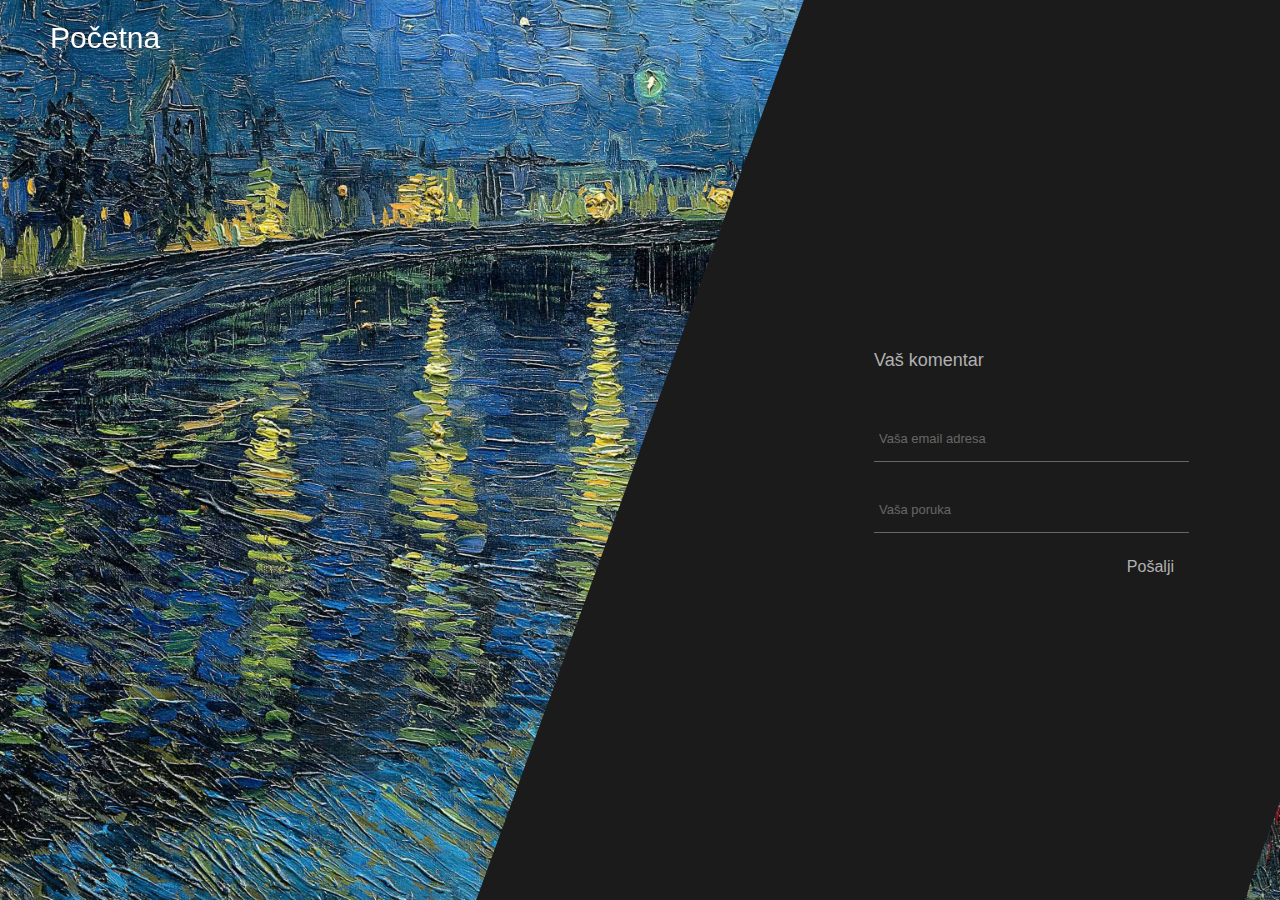
<file: contact/contact.html>
<!DOCTYPE html>
<html lang="en">
<head>
    <meta charset="UTF-8">
    <meta name="viewport" content="width=device-width, initial-scale=1.0">
    <title>Contact Us</title>
    <link rel="stylesheet" href="contact.css">
</head>
<body>
    <div class="nav">
        <a href="../index.html" class="menu-activator">Početna</a>
        </div>
      <div class="container">
        <div class="inner">
          <div class="panel panel-left">
            <div class="panel-content">
              <div class="image-background">
              </div>
            </div>
          </div>
          <div class="panel panel-right">
            <div class="panel-content">
              <div class="form">
                <h1>Vaš komentar</h1>
                <div class="group">      
                  <input type="text" required>
                  <span class="highlight"></span>
                  <label>Vaša email adresa</label>
                </div>
                <div class="group">      
                  <input type="text" required>
                  <span class="highlight"></span>
                  <label>Vaša poruka</label>
                </div>
                <a class="send-btn">Pošalji</a>
              </div>
            </div>
          </div>
        </div>
      </div>
      <div class="menu"></div>
      <script src="contact.js"></script>
</body>
</html>
</file>
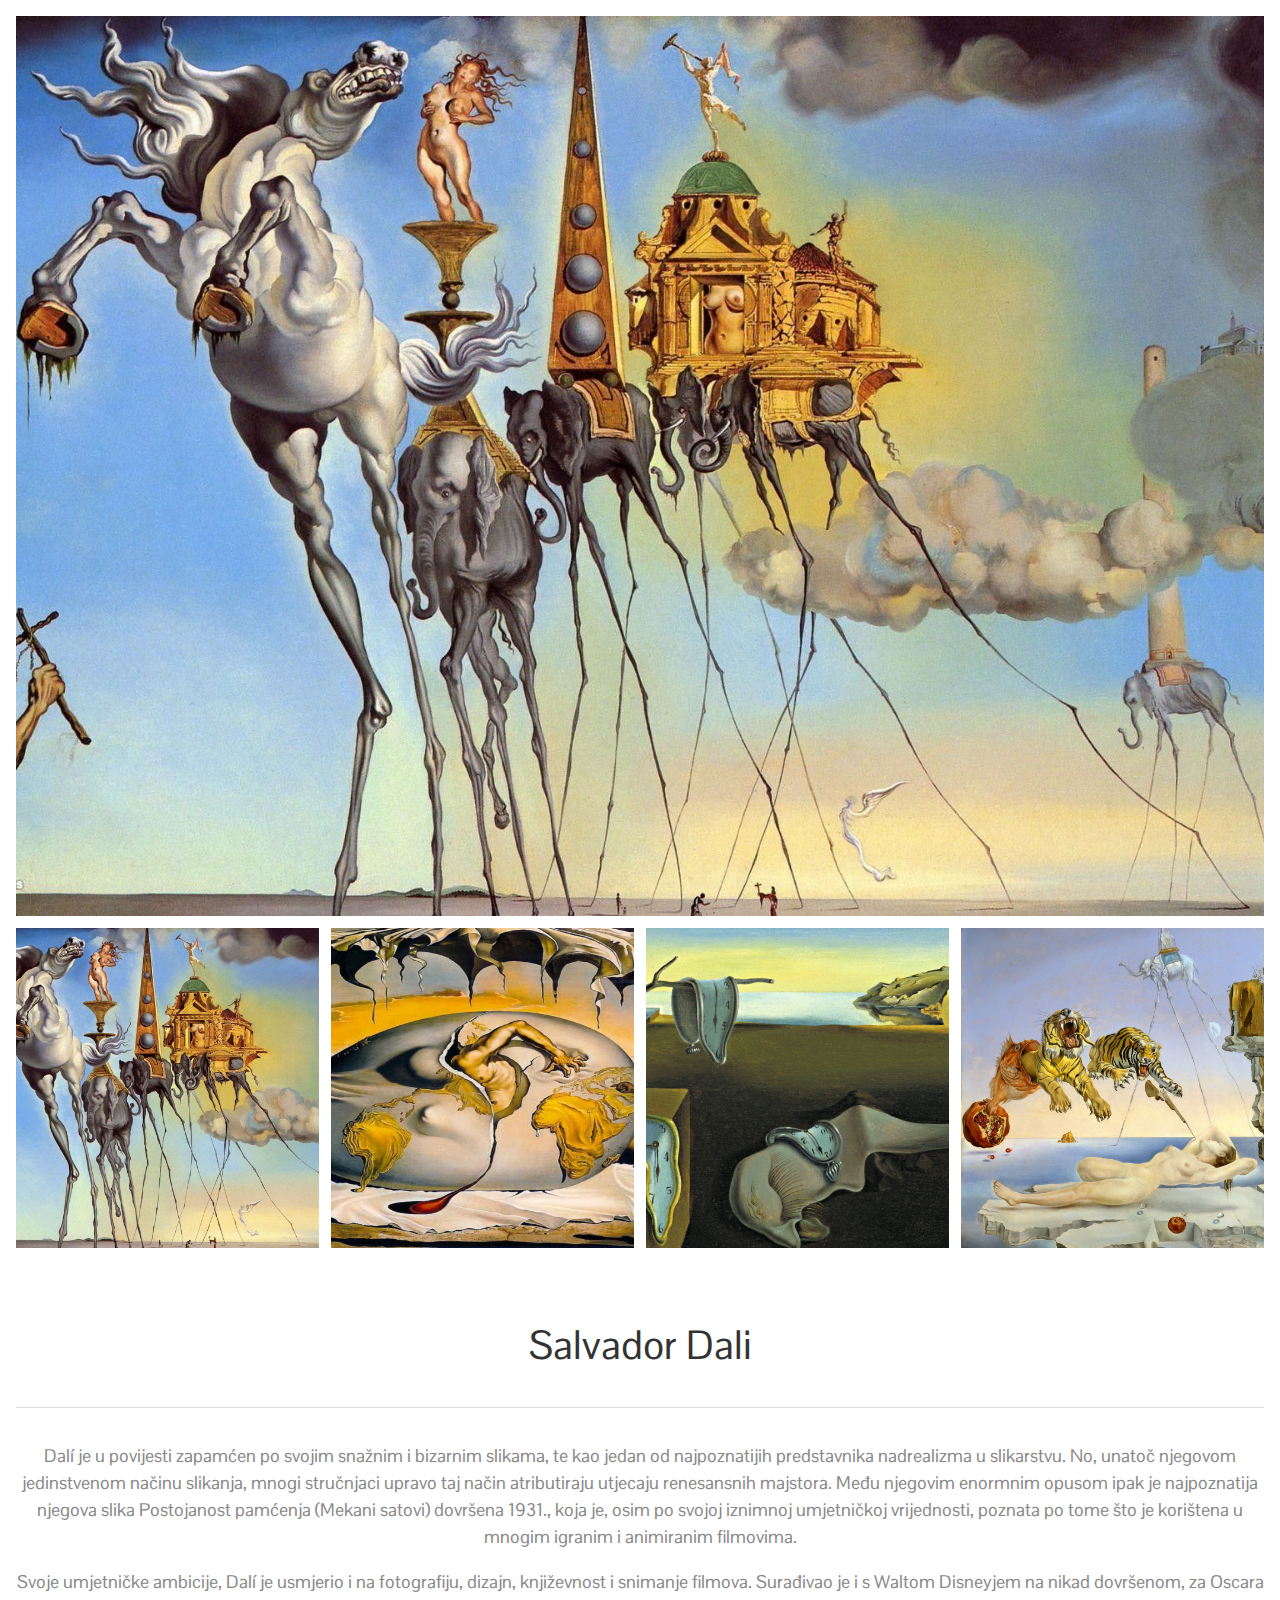
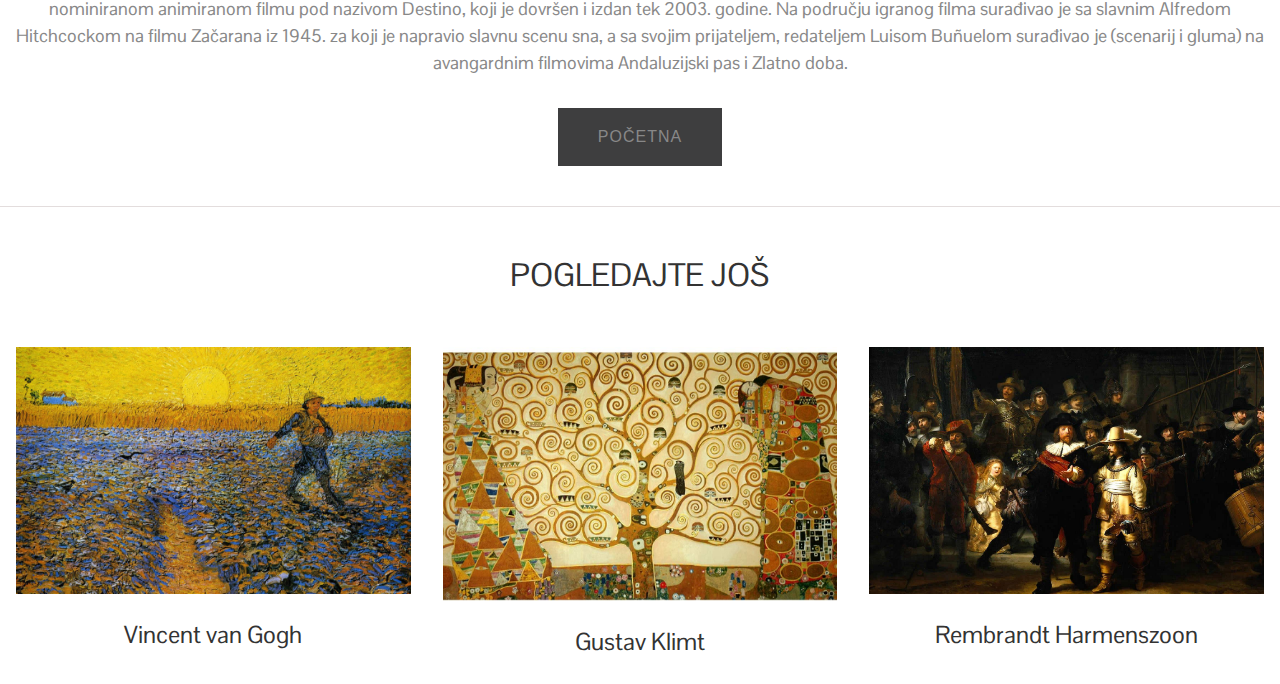
<file: gallery_page/dali_page/dali.html>
<!DOCTYPE html>
<html lang="en">
<head>
    <meta charset="UTF-8">
    <meta name="viewport" content="width=device-width, initial-scale=1.0">
    <title>Salvador Dali</title>
    <link rel="stylesheet" href="../gallery_page.css">
    
</head>
<body>    
<center>
      <main>

          <div class="grid product">
            <div class="column-xs-12 column-md-12">
              <div class="product-gallery">
                <div class="product-image">
                  <img class="active" src="../../images/dali/dali1.jpg">
                </div>
                <ul class="image-list">
                  <li class="image-item"><img src="../../images/dali/dali1.jpg"></li>
                  <li class="image-item"><img src="../../images/dali/dali2.jpg"></li>
                  <li class="image-item"><img src="../../images/dali/dali3.jpg"></li>
                  <li class="image-item"><img src="../../images/dali/dali4.jpg"></li>                  
                </ul>
              </div>
            </div>
            <div class="column-xs-12 column-md-12">
              <center>
                <h1>Salvador Dali</h1>
              </center>

              <div class="description">
                <p>Dalí je u povijesti zapamćen po svojim snažnim i bizarnim slikama, te kao jedan od najpoznatijih predstavnika nadrealizma u slikarstvu. No, unatoč njegovom jedinstvenom načinu slikanja, mnogi stručnjaci upravo taj način atributiraju utjecaju renesansnih majstora. Među njegovim enormnim opusom ipak je najpoznatija njegova slika Postojanost pamćenja (Mekani satovi) dovršena 1931., koja je, osim po svojoj iznimnoj umjetničkoj vrijednosti, poznata po tome što je korištena u mnogim igranim i animiranim filmovima. </p>
                <p>Svoje umjetničke ambicije, Dalí je usmjerio i na fotografiju, dizajn, književnost i snimanje filmova. Surađivao je i s Waltom Disneyjem na nikad dovršenom, za Oscara nominiranom animiranom filmu pod nazivom Destino, koji je dovršen i izdan tek 2003. godine. Na području igranog filma surađivao je sa slavnim Alfredom Hitchcockom na filmu Začarana iz 1945. za koji je napravio slavnu scenu sna, a sa svojim prijateljem, redateljem Luisom Buñuelom surađivao je (scenarij i gluma) na avangardnim filmovima Andaluzijski pas i Zlatno doba.</p>
              </div>
              <center>
                <button class="add-to-cart" onclick="window.location.href='../../index.html'"><a href="../../index.html">Početna</a> </button>
              </center>
            </div>
          </div>
          <div class="grid related-products">
            <div class="column-xs-12">
              <center>
                <h3>POGLEDAJTE JOŠ</h3>
              </center>
            </div>
            <div class="column-xs-12 column-md-4">
                <a href="../van_gogh_page/van_gogh.html"><img src="../../images/van_gogh/gogh1.jpg"></a>
              <h4>Vincent van Gogh</h4>
            </div>
            <div class="column-xs-12 column-md-4">
                <a href="../klimt_page/klimt.html"><img src="../../images/klimt/klimt3.jpg"></a>
              <h4>Gustav Klimt</h4>
            </div> 
            <div class="column-xs-12 column-md-4">
                <a href="../rembrandt_page/rembrant.html"><img src="../../images/rembrandt/rembrandt.jpg"></a>
              <h4>Rembrandt Harmenszoon</h4>
            </div>
          </div>
        </div>
      </main>
      </center>
      <script src="../gallery_page.js"></script>
</body>
</html>
</file>
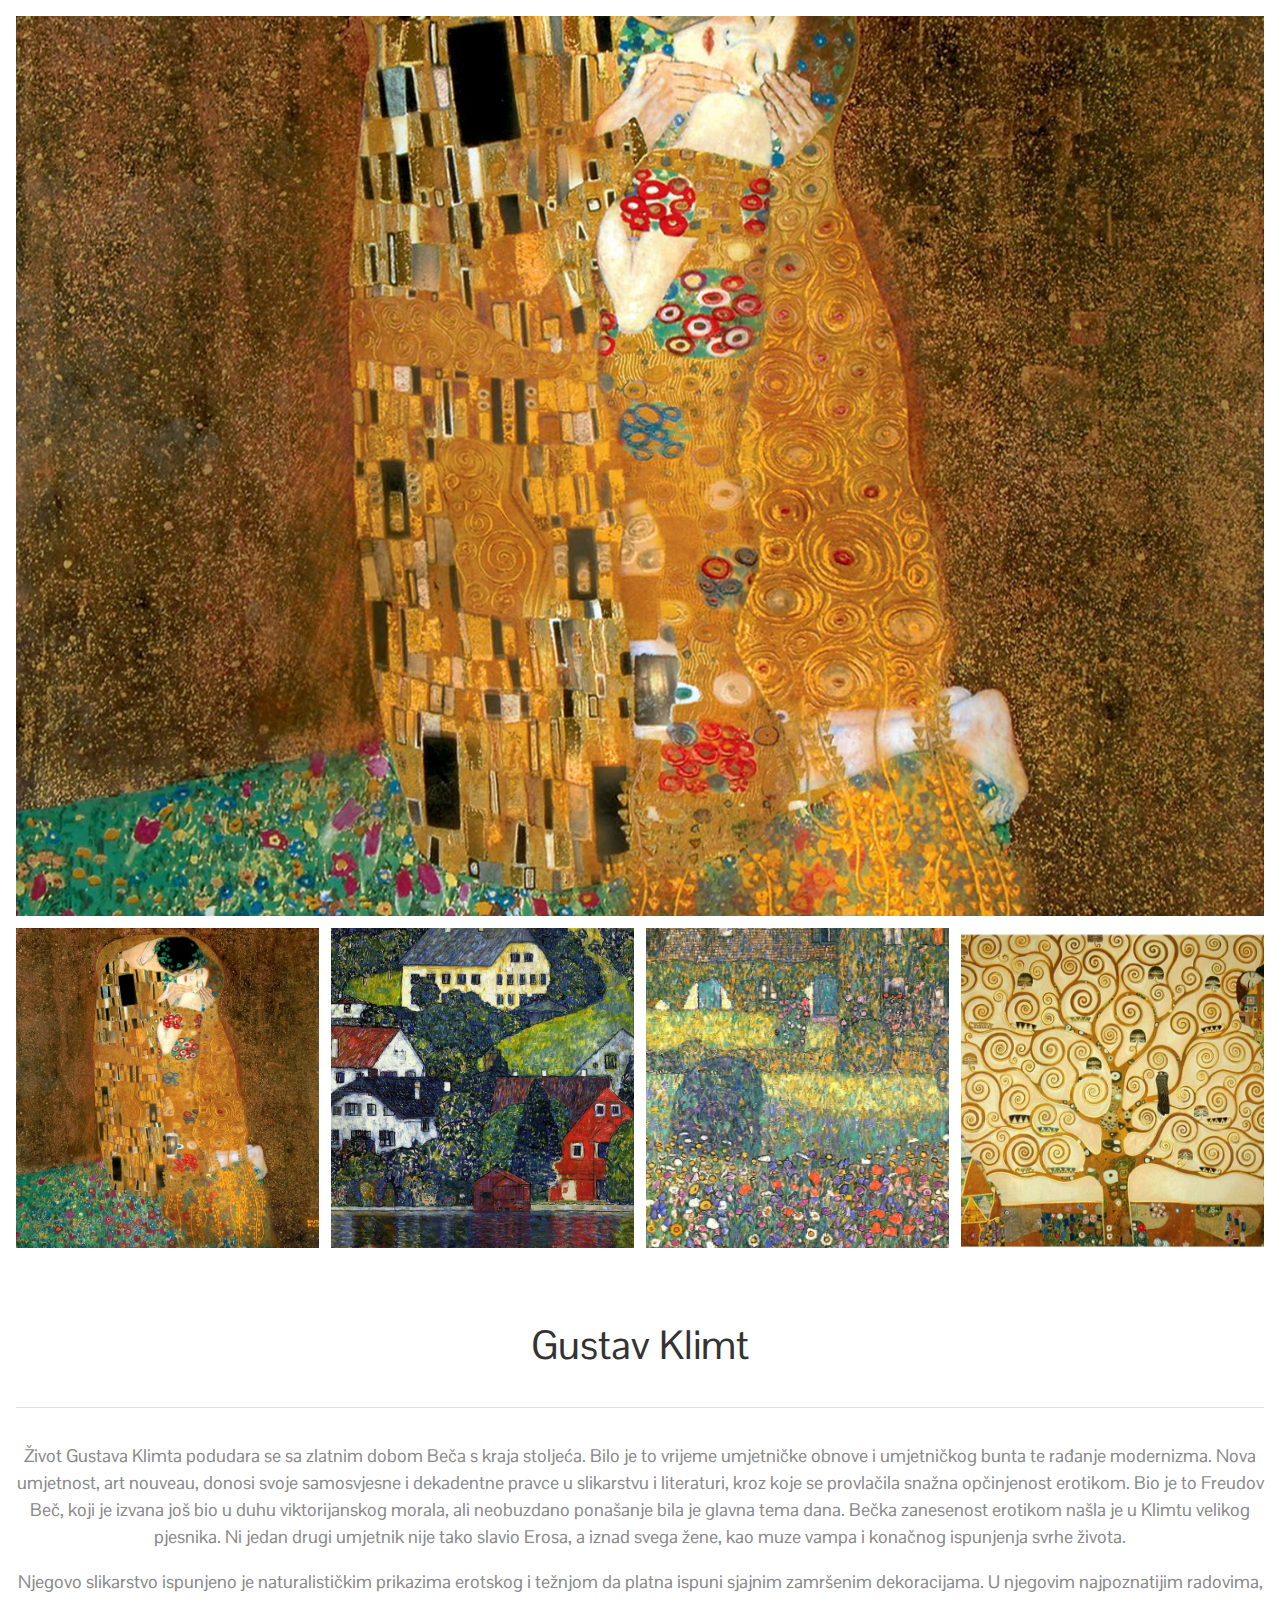
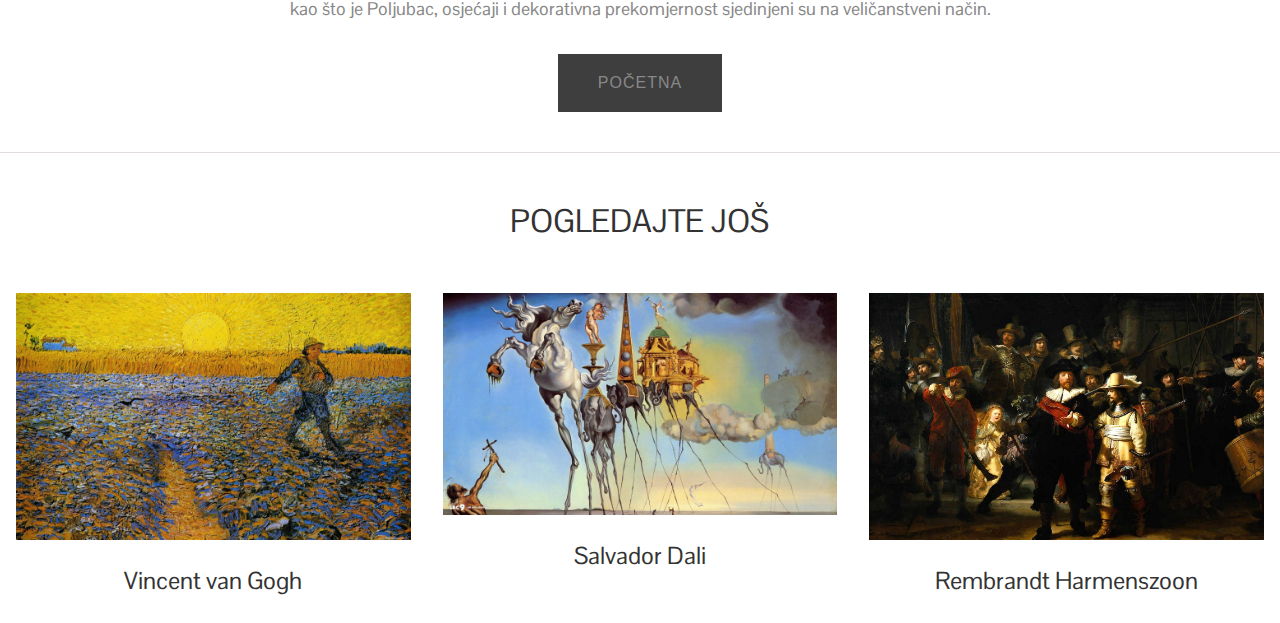
<file: gallery_page/klimt_page/klimt.html>
<!DOCTYPE html>
<html lang="en">
<head>
    <meta charset="UTF-8">
    <meta name="viewport" content="width=device-width, initial-scale=1.0">
    <title>Gustav Klimt</title>
    <link rel="stylesheet" href="../gallery_page.css">
    
</head>
<body>
<center>   
      <main>

          <div class="grid product">
            <div class="column-xs-12 column-md-12">
              <div class="product-gallery">
                <div class="product-image">
                  <img class="active" src="../../images/klimt/klimt1.jpg">
                </div>
                <ul class="image-list">
                  <li class="image-item"><img src="../../images/klimt/klimt1.jpg"></li>
                  <li class="image-item"><img src="../../images/klimt/klimt4.jpg"></li>
                  <li class="image-item"><img src="../../images/klimt/klimt2.jpg"></li>
                  <li class="image-item"><img src="../../images/klimt/klimt3.jpg"></li>                  
                </ul>
              </div>
            </div>
            <div class="column-xs-12 column-md-12">
              <h1>Gustav Klimt</h1>

              <div class="description">
                <p>Život Gustava Klimta podudara se sa zlatnim dobom Beča s kraja stoljeća. Bilo je to vrijeme umjetničke obnove i umjetničkog bunta te rađanje modernizma. Nova umjetnost, art nouveau, donosi svoje samosvjesne i dekadentne pravce u slikarstvu i literaturi, kroz koje se provlačila snažna opčinjenost erotikom. Bio je to Freudov Beč, koji je izvana još bio u duhu viktorijanskog morala, ali neobuzdano ponašanje bila je glavna tema dana. Bečka zanesenost erotikom našla je u Klimtu velikog pjesnika. Ni jedan drugi umjetnik nije tako slavio Erosa, a iznad svega žene, kao muze vampa i konačnog ispunjenja svrhe života.</p>                
                <p>Njegovo slikarstvo ispunjeno je naturalističkim prikazima erotskog i težnjom da platna ispuni sjajnim zamršenim dekoracijama. U njegovim najpoznatijim radovima, kao što je Poljubac, osjećaji i dekorativna prekomjernost sjedinjeni su na veličanstveni način.</p>
            </div>
              <button class="add-to-cart" onclick="window.location.href='../../index.html'"><a href="../../index.html">Početna</a> </button>
            </div>
          </div>
          <div class="grid related-products">
            <div class="column-xs-12">
              <h3>POGLEDAJTE JOŠ</h3>
            </div>
            <div class="column-xs-12 column-md-4">
                <a href="../van_gogh_page/van_gogh.html"><img src="../../images/van_gogh/gogh1.jpg"></a>
              <h4>Vincent van Gogh</h4>
            </div>
            <div class="column-xs-12 column-md-4">
                <a href="../dali_page/dali.html"><img src="../../images/dali/dali1.jpg"></a>
              <h4>Salvador Dali</h4>
            </div> 
            <div class="column-xs-12 column-md-4">
                <a href="../rembrandt_page/rembrant.html"><img src="../../images/rembrandt/rembrandt.jpg"></a>
              <h4>Rembrandt Harmenszoon</h4>
            </div>
          </div>
        </div>
      </main>
      </center> 
      <script src="../gallery_page.js"></script>
</body>
</html>
</file>
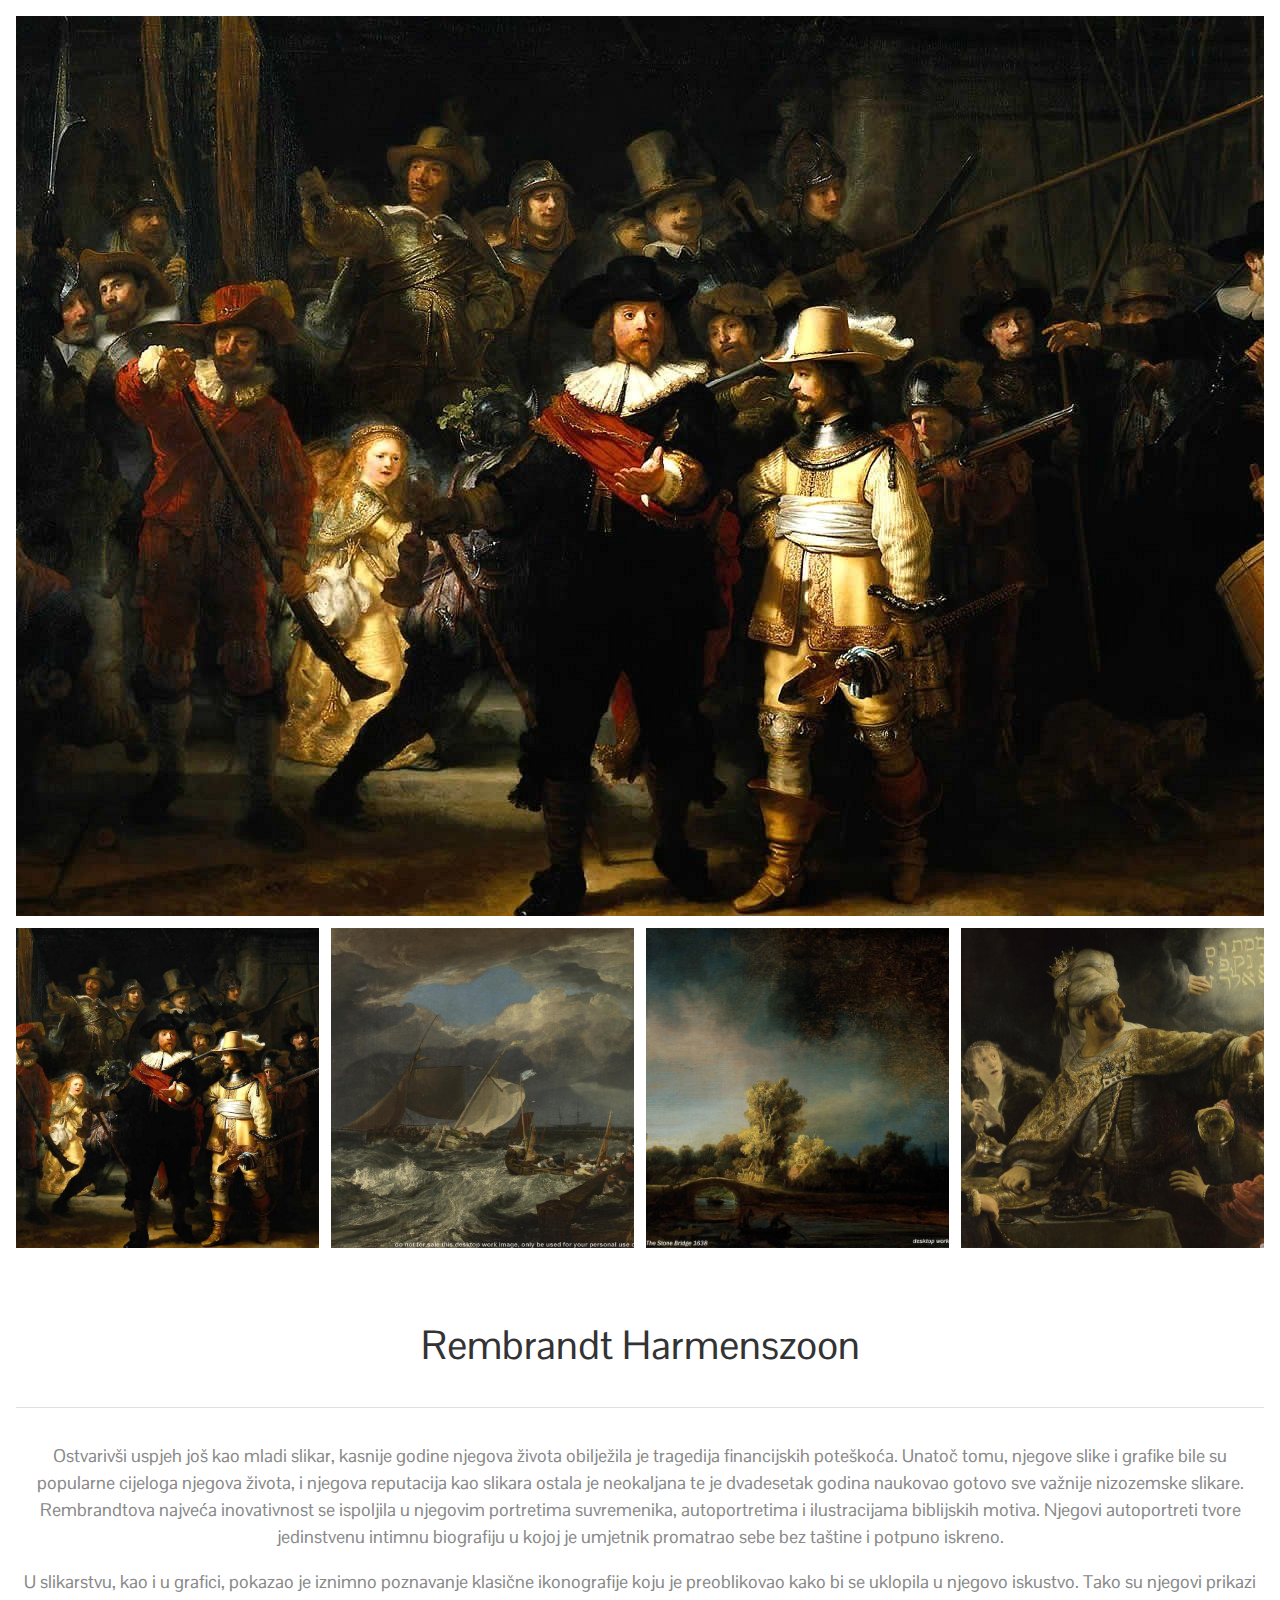
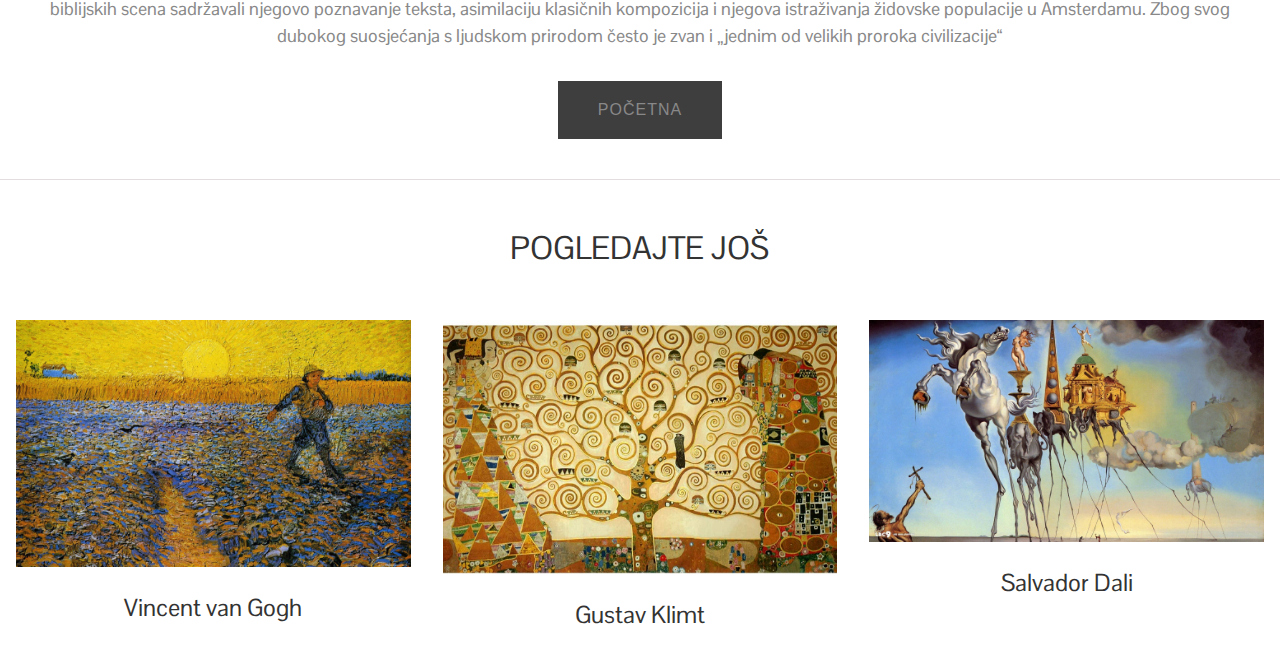
<file: gallery_page/rembrandt_page/rembrant.html>
<!DOCTYPE html>
<html lang="en">
<head>
    <meta charset="UTF-8">
    <meta name="viewport" content="width=device-width, initial-scale=1.0">
    <title>Rembrandt Harmenszoon</title>
    <link rel="stylesheet" href="../gallery_page.css">
    
</head>
<body>
<center>   
      <main>

          <div class="grid product">
            <div class="column-xs-12 column-md-12">
              <div class="product-gallery">
                <div class="product-image">
                  <img class="active" src="../../images/rembrandt/rembrandt.jpg">
                </div>
                <ul class="image-list">
                  <li class="image-item"><img src="../../images/rembrandt/rembrandt.jpg"></li>
                  <li class="image-item"><img src="../../images/rembrandt/rembrandt2.jpg"></li>
                  <li class="image-item"><img src="../../images/rembrandt/rembrandt3.jpg"></li>
                  <li class="image-item"><img src="../../images/rembrandt/rembrandt4.jpg"></li>                  
              </div>
            </div>
            <div class="column-xs-12 column-md-12">
              <h1>Rembrandt Harmenszoon</h1>

              <div class="description">
                  <p>Ostvarivši uspjeh još kao mladi slikar, kasnije godine njegova života obilježila je tragedija financijskih poteškoća. Unatoč tomu, njegove slike i grafike bile su popularne cijeloga njegova života, i njegova reputacija kao slikara ostala je neokaljana te je dvadesetak godina naukovao gotovo sve važnije nizozemske slikare. Rembrandtova najveća inovativnost se ispoljila u njegovim portretima suvremenika, autoportretima i ilustracijama biblijskih motiva. Njegovi autoportreti tvore jedinstvenu intimnu biografiju u kojoj je umjetnik promatrao sebe bez taštine i potpuno iskreno.</p>
                  <p>U slikarstvu, kao i u grafici, pokazao je iznimno poznavanje klasične ikonografije koju je preoblikovao kako bi se uklopila u njegovo iskustvo. Tako su njegovi prikazi biblijskih scena sadržavali njegovo poznavanje teksta, asimilaciju klasičnih kompozicija i njegova istraživanja židovske populacije u Amsterdamu. Zbog svog dubokog suosjećanja s ljudskom prirodom često je zvan i „jednim od velikih proroka civilizacije“</p>
                </div>
              <button class="add-to-cart" onclick="window.location.href='../../index.html'"><a href="../../index.html">Početna</a> </button>
            </div>
          </div>
          <div class="grid related-products">
            <div class="column-xs-12">
              <h3>POGLEDAJTE JOŠ</h3>
            </div>
            <div class="column-xs-12 column-md-4">
                <a href="../van_gogh_page/van_gogh.html"><img src="../../images/van_gogh/gogh1.jpg"></a>
              <h4>Vincent van Gogh</h4>
            </div>
            <div class="column-xs-12 column-md-4">
                <a href="../klimt_page/klimt.html"><img src="../../images/klimt/klimt3.jpg"></a>
              <h4>Gustav Klimt</h4>
            </div> 
            <div class="column-xs-12 column-md-4">
                <a href="../dali_page/dali.html"><img src="../../images/dali/dali1.jpg"></a>
              <h4>Salvador Dali</h4>
            </div>
          </div>
        </div>
      </main>
      </center>
      <script src="../gallery_page.js"></script>
</body>
</html>
</file>
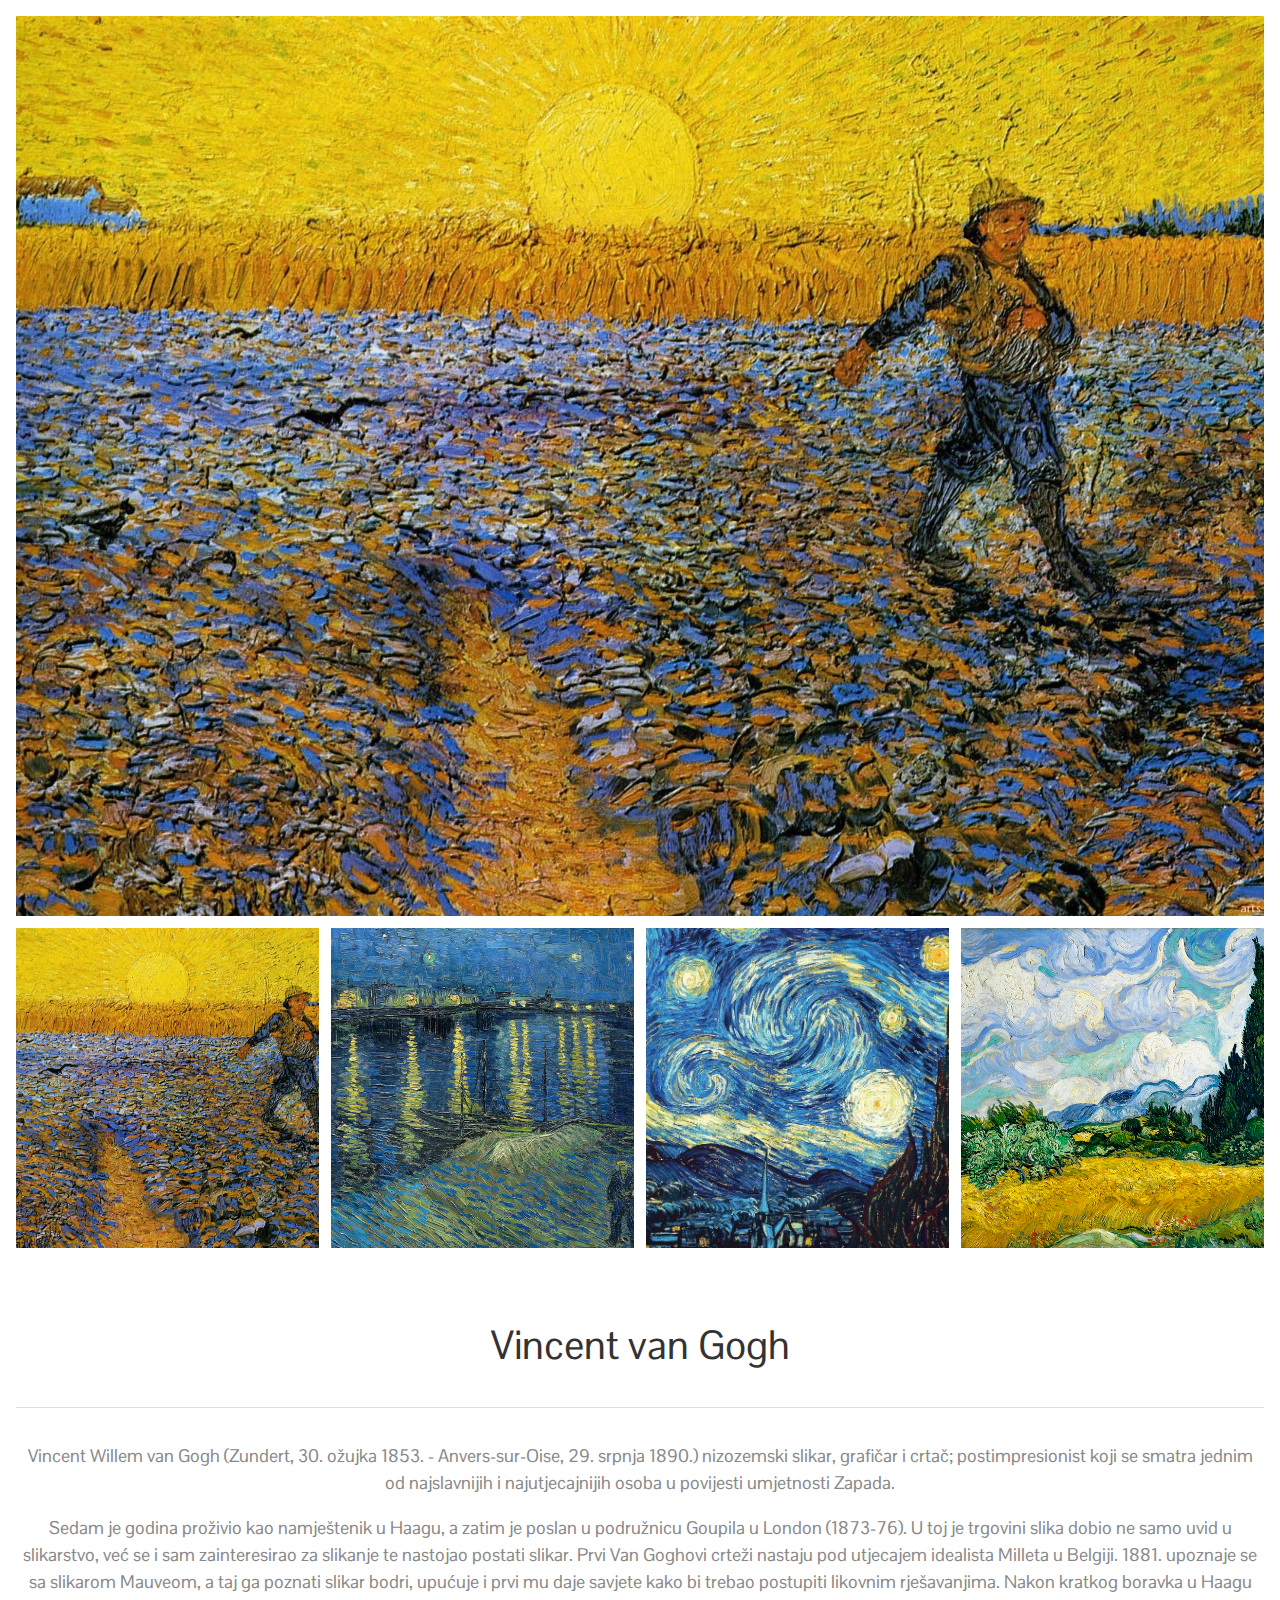
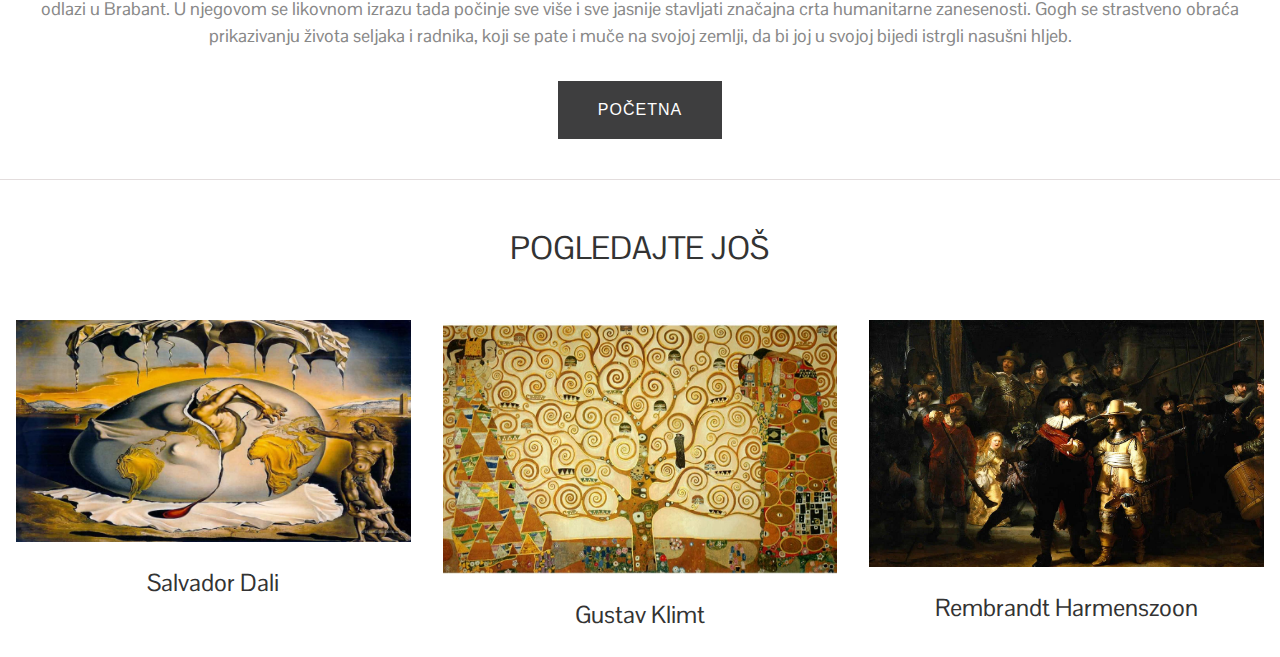
<file: gallery_page/van_gogh_page/van_gogh.html>
<!DOCTYPE html>
<html lang="en">
<head>
    <meta charset="UTF-8">
    <meta name="viewport" content="width=device-width, initial-scale=1.0">
    <title>Vincent van Gogh</title>
    <link rel="stylesheet" href="../gallery_page.css">
    
</head>
<body>
<center>   
      <main>
          <div class="grid product">
            <div class="column-xs-12 column-md-12">
              <div class="product-gallery">
                <div class="product-image">
                  <img class="active" src="../../images/van_gogh/gogh1.jpg">
                </div>
                <ul class="image-list">
                  <li class="image-item"><img src="../../images/van_gogh/gogh1.jpg"></li>
                  <li class="image-item"><img src="../../images/van_gogh/gogh2.jpg"></li>
                  <li class="image-item"><img src="../../images/van_gogh/gogh3.jpg"></li>
                  <li class="image-item"><img src="../../images/van_gogh/gogh4.jpg"></li>
                </ul>
              </div>
            </div>
            <div class="column-xs-12 column-md-12">
              <h1>Vincent van Gogh</h1>

              <div class="description">
                <p>Vincent Willem van Gogh (Zundert, 30. ožujka 1853. - Anvers-sur-Oise, 29. srpnja 1890.) nizozemski slikar, grafičar i crtač; postimpresionist koji se smatra jednim od najslavnijih i najutjecajnijih osoba u povijesti umjetnosti Zapada.</p>
                <p>Sedam je godina proživio kao namještenik u Haagu, a zatim je poslan u podružnicu Goupila u London (1873-76). U toj je trgovini slika dobio ne samo uvid u slikarstvo, već se i sam zainteresirao za slikanje te nastojao postati slikar. Prvi Van Goghovi crteži nastaju pod utjecajem idealista Milleta u Belgiji. 1881. upoznaje se sa slikarom Mauveom, a taj ga poznati slikar bodri, upućuje i prvi mu daje savjete kako bi trebao postupiti likovnim rješavanjima. Nakon kratkog boravka u Haagu odlazi u Brabant. U njegovom se likovnom izrazu tada počinje sve više i sve jasnije stavljati značajna crta humanitarne zanesenosti. Gogh se strastveno obraća prikazivanju života seljaka i radnika, koji se pate i muče na svojoj zemlji, da bi joj u svojoj bijedi istrgli nasušni hljeb.</p>
              </div>
              <button class="add-to-cart" onclick="window.location.href='../../index.html'">Početna </button>
            </div>
          </div>
          <div class="grid related-products">
            <div class="column-xs-12">
              <h3>POGLEDAJTE JOŠ</h3>
            </div>
            <div class="column-xs-12 column-md-4">
                <a href="../dali_page/dali.html"><img src="../../images/dali/dali2.jpg"></a>
              <h4>Salvador Dali</h4>
            </div>
            <div class="column-xs-12 column-md-4">
                <a href="../klimt_page/klimt.html"><img src="../../images/klimt/klimt3.jpg"></a>
              <h4>Gustav Klimt</h4>
            </div> 
            <div class="column-xs-12 column-md-4">
                <a href="../rembrandt_page/rembrant.html"><img src="../../images/rembrandt/rembrandt.jpg"></a>
              <h4>Rembrandt Harmenszoon</h4>
            </div>
          </div>
        </div>
        </div>
      </main>
      </center> 
      <script src="../gallery_page.js"></script>
</body>
</html>
</file>
<file: gallery_page/gallery_page.css>
@import url('https://fonts.googleapis.com/css?family=Pontano+Sans');
.container {
  margin: auto;
  padding: 0 1rem;
  max-width: 71.25rem;
  width: 100%;
}

.grid {
  display: -webkit-box;
  display: flex;
  -webkit-box-orient: vertical;
  -webkit-box-direction: normal;
  flex-direction: column;
  flex-flow: row wrap;
}
.grid > [class*='column-'] {
  display: block;
}

.first {
  -webkit-box-ordinal-group: 0;
  order: -1;
}

.last {
  -webkit-box-ordinal-group: 13;
  order: 13;
}

.align-top {
  -webkit-box-align: start;
  align-items: start;
}

.align-center {
  -webkit-box-align: center;
  align-items: center;
}

.align-bottom {
  -webkit-box-align: end;
  align-items: end;
}

.column-xs-1 {
  flex-basis: 8.3333333333%;
  max-width: 8.3333333333%;
}

.column-xs-2 {
  flex-basis: 16.6666666667%;
  max-width: 16.6666666667%;
}

.column-xs-3 {
  flex-basis: 25%;
  max-width: 25%;
}

.column-xs-4 {
  flex-basis: 33.3333333333%;
  max-width: 33.3333333333%;
}

.column-xs-5 {
  flex-basis: 41.6666666667%;
  max-width: 41.6666666667%;
}

.column-xs-6 {
  flex-basis: 50%;
  max-width: 50%;
}

.column-xs-7 {
  flex-basis: 58.3333333333%;
  max-width: 58.3333333333%;
}

.column-xs-8 {
  flex-basis: 66.6666666667%;
  max-width: 66.6666666667%;
}

.column-xs-9 {
  flex-basis: 75%;
  max-width: 75%;
}

.column-xs-10 {
  flex-basis: 83.3333333333%;
  max-width: 83.3333333333%;
}

.column-xs-11 {
  flex-basis: 91.6666666667%;
  max-width: 91.6666666667%;
}

.column-xs-12 {
  flex-basis: 100%;
  max-width: 100%;
}

@media (min-width: 48rem) {
  .column-sm-1 {
    flex-basis: 8.3333333333%;
    max-width: 8.3333333333%;
  }

  .column-sm-2 {
    flex-basis: 16.6666666667%;
    max-width: 16.6666666667%;
  }

  .column-sm-3 {
    flex-basis: 25%;
    max-width: 25%;
  }

  .column-sm-4 {
    flex-basis: 33.3333333333%;
    max-width: 33.3333333333%;
  }

  .column-sm-5 {
    flex-basis: 41.6666666667%;
    max-width: 41.6666666667%;
  }

  .column-sm-6 {
    flex-basis: 50%;
    max-width: 50%;
  }

  .column-sm-7 {
    flex-basis: 58.3333333333%;
    max-width: 58.3333333333%;
  }

  .column-sm-8 {
    flex-basis: 66.6666666667%;
    max-width: 66.6666666667%;
  }

  .column-sm-9 {
    flex-basis: 75%;
    max-width: 75%;
  }

  .column-sm-10 {
    flex-basis: 83.3333333333%;
    max-width: 83.3333333333%;
  }

  .column-sm-11 {
    flex-basis: 91.6666666667%;
    max-width: 91.6666666667%;
  }

  .column-sm-12 {
    flex-basis: 100%;
    max-width: 100%;
  }
}
@media (min-width: 62rem) {
  .column-md-1 {
    flex-basis: 8.3333333333%;
    max-width: 8.3333333333%;
  }

  .column-md-2 {
    flex-basis: 16.6666666667%;
    max-width: 16.6666666667%;
  }

  .column-md-3 {
    flex-basis: 25%;
    max-width: 25%;
  }

  .column-md-4 {
    flex-basis: 33.3333333333%;
    max-width: 33.3333333333%;
  }

  .column-md-5 {
    flex-basis: 41.6666666667%;
    max-width: 41.6666666667%;
  }

  .column-md-6 {
    flex-basis: 50%;
    max-width: 50%;
  }

  .column-md-7 {
    flex-basis: 58.3333333333%;
    max-width: 58.3333333333%;
  }

  .column-md-8 {
    flex-basis: 66.6666666667%;
    max-width: 66.6666666667%;
  }

  .column-md-9 {
    flex-basis: 75%;
    max-width: 75%;
  }

  .column-md-10 {
    flex-basis: 83.3333333333%;
    max-width: 83.3333333333%;
  }

  .column-md-11 {
    flex-basis: 91.6666666667%;
    max-width: 91.6666666667%;
  }

  .column-md-12 {
    flex-basis: 100%;
    max-width: 100%;
  }
}
@media (min-width: 75rem) {
  .column-lg-1 {
    flex-basis: 8.3333333333%;
    max-width: 8.3333333333%;
  }

  .column-lg-2 {
    flex-basis: 16.6666666667%;
    max-width: 16.6666666667%;
  }

  .column-lg-3 {
    flex-basis: 25%;
    max-width: 25%;
  }

  .column-lg-4 {
    flex-basis: 33.3333333333%;
    max-width: 33.3333333333%;
  }

  .column-lg-5 {
    flex-basis: 41.6666666667%;
    max-width: 41.6666666667%;
  }

  .column-lg-6 {
    flex-basis: 50%;
    max-width: 50%;
  }

  .column-lg-7 {
    flex-basis: 58.3333333333%;
    max-width: 58.3333333333%;
  }

  .column-lg-8 {
    flex-basis: 66.6666666667%;
    max-width: 66.6666666667%;
  }

  .column-lg-9 {
    flex-basis: 75%;
    max-width: 75%;
  }

  .column-lg-10 {
    flex-basis: 83.3333333333%;
    max-width: 83.3333333333%;
  }

  .column-lg-11 {
    flex-basis: 91.6666666667%;
    max-width: 91.6666666667%;
  }

  .column-lg-12 {
    flex-basis: 100%;
    max-width: 100%;
  }
}
@supports (display: grid) {
  .grid {
    display: grid;
    grid-template-columns: repeat(12, 1fr);
    grid-template-rows: auto;
  }
  .grid > [class*='column-'] {
    margin: 0;
    max-width: 100%;
  }

  .column-xs-1 {
    grid-column-start: span 1;
    grid-column-end: span 1;
  }

  .column-xs-2 {
    grid-column-start: span 2;
    grid-column-end: span 2;
  }

  .column-xs-3 {
    grid-column-start: span 3;
    grid-column-end: span 3;
  }

  .column-xs-4 {
    grid-column-start: span 4;
    grid-column-end: span 4;
  }

  .column-xs-5 {
    grid-column-start: span 5;
    grid-column-end: span 5;
  }

  .column-xs-6 {
    grid-column-start: span 6;
    grid-column-end: span 6;
  }

  .column-xs-7 {
    grid-column-start: span 7;
    grid-column-end: span 7;
  }

  .column-xs-8 {
    grid-column-start: span 8;
    grid-column-end: span 8;
  }

  .column-xs-9 {
    grid-column-start: span 9;
    grid-column-end: span 9;
  }

  .column-xs-10 {
    grid-column-start: span 10;
    grid-column-end: span 10;
  }

  .column-xs-11 {
    grid-column-start: span 11;
    grid-column-end: span 11;
  }

  .column-xs-12 {
    grid-column-start: span 12;
    grid-column-end: span 12;
  }

  @media (min-width: 48rem) {
    .column-sm-1 {
      grid-column-start: span 1;
      grid-column-end: span 1;
    }

    .column-sm-2 {
      grid-column-start: span 2;
      grid-column-end: span 2;
    }

    .column-sm-3 {
      grid-column-start: span 3;
      grid-column-end: span 3;
    }

    .column-sm-4 {
      grid-column-start: span 4;
      grid-column-end: span 4;
    }

    .column-sm-5 {
      grid-column-start: span 5;
      grid-column-end: span 5;
    }

    .column-sm-6 {
      grid-column-start: span 6;
      grid-column-end: span 6;
    }

    .column-sm-7 {
      grid-column-start: span 7;
      grid-column-end: span 7;
    }

    .column-sm-8 {
      grid-column-start: span 8;
      grid-column-end: span 8;
    }

    .column-sm-9 {
      grid-column-start: span 9;
      grid-column-end: span 9;
    }

    .column-sm-10 {
      grid-column-start: span 10;
      grid-column-end: span 10;
    }

    .column-sm-11 {
      grid-column-start: span 11;
      grid-column-end: span 11;
    }

    .column-sm-12 {
      grid-column-start: span 12;
      grid-column-end: span 12;
    }
  }
  @media (min-width: 62rem) {
    .column-md-1 {
      grid-column-start: span 1;
      grid-column-end: span 1;
    }

    .column-md-2 {
      grid-column-start: span 2;
      grid-column-end: span 2;
    }

    .column-md-3 {
      grid-column-start: span 3;
      grid-column-end: span 3;
    }

    .column-md-4 {
      grid-column-start: span 4;
      grid-column-end: span 4;
    }

    .column-md-5 {
      grid-column-start: span 5;
      grid-column-end: span 5;
    }

    .column-md-6 {
      grid-column-start: span 6;
      grid-column-end: span 6;
    }

    .column-md-7 {
      grid-column-start: span 7;
      grid-column-end: span 7;
    }

    .column-md-8 {
      grid-column-start: span 8;
      grid-column-end: span 8;
    }

    .column-md-9 {
      grid-column-start: span 9;
      grid-column-end: span 9;
    }

    .column-md-10 {
      grid-column-start: span 10;
      grid-column-end: span 10;
    }

    .column-md-11 {
      grid-column-start: span 11;
      grid-column-end: span 11;
    }

    .column-md-12 {
      grid-column-start: span 12;
      grid-column-end: span 12;
    }
  }
  @media (min-width: 75rem) {
    .column-lg-1 {
      grid-column-start: span 1;
      grid-column-end: span 1;
    }

    .column-lg-2 {
      grid-column-start: span 2;
      grid-column-end: span 2;
    }

    .column-lg-3 {
      grid-column-start: span 3;
      grid-column-end: span 3;
    }

    .column-lg-4 {
      grid-column-start: span 4;
      grid-column-end: span 4;
    }

    .column-lg-5 {
      grid-column-start: span 5;
      grid-column-end: span 5;
    }

    .column-lg-6 {
      grid-column-start: span 6;
      grid-column-end: span 6;
    }

    .column-lg-7 {
      grid-column-start: span 7;
      grid-column-end: span 7;
    }

    .column-lg-8 {
      grid-column-start: span 8;
      grid-column-end: span 8;
    }

    .column-lg-9 {
      grid-column-start: span 9;
      grid-column-end: span 9;
    }

    .column-lg-10 {
      grid-column-start: span 10;
      grid-column-end: span 10;
    }

    .column-lg-11 {
      grid-column-start: span 11;
      grid-column-end: span 11;
    }

    .column-lg-12 {
      grid-column-start: span 12;
      grid-column-end: span 12;
    }
  }
}
* {
  box-sizing: border-box;
}
*::before,
*::after {
  box-sizing: border-box;
}

body {
  font-family: 'Pontano Sans', sans-serif;
  font-size: 1.125rem;
  line-height: 1.5;
  margin: 0;
  padding: 0;
  color: #888;
  background: #fff;
  text-rendering: optimizeLegibility;
}

ul {
  padding: 0;
  margin: 0;
  list-style: none;
}
ul li {
  margin: 0 1.75rem 0 0;
}

a {
  color: #888;
  text-decoration: none;
  -webkit-transition: all 0.2s ease;
  transition: all 0.2s ease;
}
a:hover {
  color: #333;
}
a.active {
  color: #333;
}

h1,
h2,
h3,
h4 {
  color: #333;
  font-weight: normal;
  margin: 1.75rem 0 1rem 0;
}

h1 {
  font-size: 2.5rem;
}

h2 {
  font-size: 2.125rem;
  margin: 0;
}

h3 {
  font-size: 2rem;
}

h4 {
  font-size: 1.5rem;
  margin: 1rem 0 0.5rem 0;
}

section {
  display: block;
}

img {
  max-width: 100%;
  height: auto;
  -o-object-fit: cover;
  object-fit: cover;
}

nav {
  display: block;
}
nav li {
  font-size: 1.125rem;
  margin: 0;
}

.flex-nav ul {
  position: absolute;
  z-index: 1;
  list-style: none;
  margin: 0;
  padding: 0;
  display: -webkit-box;
  display: flex;
  flex-wrap: wrap;
  -webkit-box-orient: vertical;
  -webkit-box-direction: normal;
  flex-direction: column;
  display: none;
  width: 100%;
  left: 0;
  padding: 1rem;
  background: #fff;
  text-align: center;
}
.flex-nav ul.active {
  display: -webkit-box;
  display: flex;
}
.flex-nav ul li {
  margin: 0.5rem 0;
}

.toggle-nav {
  display: -webkit-box;
  display: flex;
  -webkit-box-pack: end;
  justify-content: flex-end;
  font-size: 1.125rem;
  line-height: 1.7;
  margin: 1rem 0;
}
.toggle-nav i {
  font-size: 1.5rem;
  line-height: 1.4;
  margin: 0 0 0 0.5rem;
}

#highlight {
  color: #333;
  font-size: 1.125rem;
  text-transform: uppercase;
}

.price {
  margin: 0;
}

.breadcrumb-list {
  display: -webkit-box;
  display: flex;
  flex-wrap: wrap;
  padding: 0;
  margin: 1rem 0 0 0;
  list-style: none;
}
.breadcrumb-list li {
  font-size: 0.85rem;
  letter-spacing: 0.125rem;
  text-transform: uppercase;
}

.breadcrumb-item.active {
  color: #333;
}
.breadcrumb-item + .breadcrumb-item::before {
  content: '/';
  display: inline-block;
  padding: 0 0.5rem;
  color: #d5d5d5;
}

.description {
  border-top: 0.0625rem solid #e3dddd;
  margin: 2rem 0;
  padding: 1rem 0 0 0;
}

.add-to-cart {
  position: relative;
  display: inline-block;
  background: #3e3e3f;
  color: #fff;
  border: none;
  border-radius: 0;
  padding: 1.25rem 2.5rem;
  font-size: 1rem;
  text-transform: uppercase;
  cursor: pointer;
  -webkit-transform: translateZ(0);
  transform: translateZ(0);
  -webkit-transition: color 0.3s ease;
  transition: color 0.3s ease;
  letter-spacing: 0.0625rem;
}
.add-to-cart:hover::before {
  -webkit-transform: scaleX(1);
  transform: scaleX(1);
}
.add-to-cart::before {
  position: absolute;
  content: '';
  z-index: -1;
  top: 0;
  left: 0;
  right: 0;
  bottom: 0;
  background: #565657;
  -webkit-transform: scaleX(0);
  transform: scaleX(0);
  -webkit-transform-origin: 0 50%;
  transform-origin: 0 50%;
  -webkit-transition: -webkit-transform 0.3s ease-out;
  transition: -webkit-transform 0.3s ease-out;
  transition: transform 0.3s ease-out;
  transition: transform 0.3s ease-out, -webkit-transform 0.3s ease-out;
}

.container {
  margin: auto;
  padding: 0 1rem;
  max-width: 75rem;
  width: 100%;
}

.grid > [class*='column-'] {
  padding: 1rem;
}
.grid.menu,
.grid.product {
  border-bottom: 0.0625rem solid #e3dddd;
}
.grid.menu > [class*='column-'] {
  padding: 0.5rem 1rem 0.5rem 1rem;
}
.grid.product {
  padding: 0 0 1.5rem 0;
}
.grid.second-nav > [class*='column-'] {
  padding: 0.5rem 1rem;
}

footer {
  padding: 1rem 0;
  text-align: center;
}

.product-image {
  display: none;
}

.image-list li {
  margin: 0;
}

@media (min-width: 62rem) {
  .product-image img,
  .image-list img {
    width: 100%;
  }

  .product-image {
    display: block;

  }
  .product-image img {
    height: 100vh;

  }
  .product-image img.active {
    display: block;
    margin: 0 0 0.75rem 0;
    object-fit: cover;
  }

  .image-list {
    display: -webkit-box;
    display: flex;
    overflow: hidden;
  }
  .image-list li {
    margin: 0 0.75rem 0 0;
    flex-basis: 100%;
  }
  .image-list li:nth-child(4) {
    margin: 0;
  }
  .image-list img {
    height: 20rem;
    width: 100%;
    -webkit-transition: opacity 0.3s ease;
    transition: opacity 0.3s ease;
    cursor: pointer;
  }
  .image-list img:hover {
    opacity: 0.7;
  }

  nav ul {
    -webkit-box-pack: end;
    justify-content: flex-end;
  }

  .toggle-nav {
    display: none;
  }

  .flex-nav {
    display: block;
  }
  .flex-nav ul {
    display: -webkit-box;
    display: flex;
    -webkit-box-orient: horizontal;
    -webkit-box-direction: normal;
    flex-direction: row;
    position: relative;
    -webkit-box-pack: end;
    justify-content: flex-end;
  }
  .flex-nav ul li {
    font-size: 1.125rem;
    margin: 0 1.5rem 0 0;
  }
  .flex-nav ul li:nth-child(4) {
    margin: 0;
  }
}
@-webkit-keyframes fadeImg {
  from {
    opacity: 0;
  }
  to {
    opacity: 1;
  }
}
@keyframes fadeImg {
  from {
    opacity: 0;
  }
  to {
    opacity: 1;
  }
}
</file>
<file: contact/contact.css>
@import url(https://code.ionicframework.com/ionicons/2.0.1/css/ionicons.min.css);

html {
  width: 100%;
  height: 100%;
}

body {
  width: 100%;
  height: 100%;
  margin: 0;
  padding: 0;
  font-family: 'Open Sans', sans-serif;
  font-weight: 300;
  background: url(../images/van_gogh/gogh2.jpg);
  background-repeat: no-repeat;
  background-size: cover;
}

.container {
  width: 100%;
  height: 100%;
  margin: 0;
  padding: 0;
  transition: all 0.3s ease;
}

body.menu-active .container {
  transform: scale(0.9);
}

.container .inner {
  width: 100%;
  height: 100%;
  margin: 0;
  padding: 0;
  box-sizing: border-box;
  overflow: hidden;
}

.nav {
  position: fixed;
  display: block;
  top: 0;
  left: 0;
  width: 100%;
  height: 75px;
  margin: 0;
  padding: 0 25px;
  box-sizing: border-box;
  z-index: 99;
}

.nav a {
  display: inline-block;
  height: 75px;
  line-height: 75px;
  font-size: 30px;
  padding: 0 25px;
  color: white;
  text-decoration: none;
  cursor: pointer;
  text-align: center;

  transition: all 0.32s ease;
}

body:not(.menu-active) .nav a.menu-activator:hover {
  transform: rotate(45deg);
}

body.menu-active .nav a.menu-activator {
  transform: rotate(45deg);
}

.nav a.white {
  color: #fafafa;
}

body.menu-active .nav a.white {
  color: white;
  transition: all 0.15s ease;
}

.nav a.link {
  float: right;
  position: relative;
  text-align: center;
}

.nav a.link i {
  position: absolute;
  display: block;
  transform: translateX(-50%);

  transition: all 0.32s ease;
}

.nav a.link i.hidden {
  opacity: 0;
  pointer-events: none;
}

.nav a.link:hover i {
  opacity: 0;
  pointer-events: none;
}

.nav a.link:hover i.hidden {
  opacity: 1;
  pointer-events: auto;
}

.nav i.ion-cube {
  display: inline-block;
  position: absolute;
  height: 75px;
  line-height: 75px;
  font-size: 35px;
  left: 50%;
  transform: translateX(-50%);
}

.container .inner .panel {
  position: relative;
  box-sizing: border-box;
  height: 100%;
  width: 60%;
  float: left;
  transform: skew(-20deg);
}

.container .inner .panel.panel-left {
  margin-left: -10%;
}

.container .inner .panel .panel-content {
  position: absolute;
  width: 100%;
  height: 100%;
  left: 50%;
  top: 50%;
  transform: translateX(-50%) translateY(-50%) skew(20deg);
}

.container .inner .panel.panel-left .panel-content .image-background {
  position: absolute;
  width: 100%;
  height: 100%;
  left: 50%;
  top: 50%;
  opacity: 0.95;
  background-image: url('http://uplusion23.net/images/RickGenestSm.png');
  background-position: center bottom;
  background-repeat: no-repeat;
  background-size: 50%;
  transform: translateX(-50%) translateY(-50%);
}

.container .inner .panel.panel-right {
  margin-right: -10%;
  background: #1b1b1b;
}

.container .inner .panel.panel-right .panel-content .form {
  display: block;
  position: absolute;
  margin: 0 auto;
  width: 300px;
  min-height: 400px;
  top: 50%;
  left: 50%;
  transform: translateX(-50%) translateY(-25%);
}

.container .inner .panel.panel-right .panel-content .form h1 {
  display: block;
  margin: 0 0 45px 0;
  color: #b1b1b1;
  font-weight: 200;
  font-size: 18px;
}

.group {
  position: relative;
  margin-bottom: 25px;
}

input {
  font-size: 13px;
  height: 25px;
  padding: 10px 10px 10px 5px;
  display: block;
  width: 300px;
  border: none;
  outline: none;
  border-bottom: 1px solid #b1b1b1;
  color: #b1b1b1;
  background: rgba(0, 0, 0, 0);
  opacity: 0.5;
  transition: 0.2s ease;
}

input:focus {
  outline: none;
  opacity: 1;
}

label {
  color: #b1b1b1;
  font-size: 13px;
  font-weight: normal;
  position: absolute;
  pointer-events: none;
  left: 5px;
  top: 15px;
  opacity: 0.5;
  transition: 0.2s ease all;
  -moz-transition: 0.2s ease all;
  -webkit-transition: 0.2s ease all;
}

/* active state */
input:focus ~ label,
input:valid ~ label {
  top: -10px;
  font-size: 12px;
  color: #b1b1b1;
  opacity: 1;
}

.highlight {
  position: absolute;
  height: 60%;
  width: 100px;
  top: 25%;
  left: 0;
  pointer-events: none;
  opacity: 0.5;
}

/* active state */
input:focus ~ .highlight {
  -webkit-animation: inputHighlighter 0.3s ease;
  -moz-animation: inputHighlighter 0.3s ease;
  animation: inputHighlighter 0.3s ease;
}

/* ANIMATIONS ================ */
@-webkit-keyframes inputHighlighter {
  from {
    background: #b1b1b1;
  }
  to {
    width: 0;
    background: transparent;
  }
}
@-moz-keyframes inputHighlighter {
  from {
    background: #b1b1b1;
  }
  to {
    width: 0;
    background: transparent;
  }
}
@keyframes inputHighlighter {
  from {
    background: #b1b1b1;
  }
  to {
    width: 0;
    background: transparent;
  }
}

a.send-btn {
  float: right;
  color: #b1b1b1;
  transition: 0.2s ease;
}

a.send-btn:hover {
  color: #fafafa;
  cursor: pointer;
}

.menu {
  position: fixed;
  top: 0;
  left: -100%;
  width: 100%;
  height: 100%;
  box-sizing: border-box;
  overflow-x: hidden;
  overflow-y: auto;

  transition: all 0.33s ease;
}

.menu::before {
  content: '';
  display: block;
  width: 100%;
  height: 100%;
  position: absolute;
  top: 0;
  left: 0;
  background: rgba(240, 240, 240, 0);

  transition: all 0.45s ease;
}

body.menu-active .menu {
  left: 0;
}

body.menu-active .menu::before {
  background: rgba(240, 240, 240, 0.9);
}
</file>
